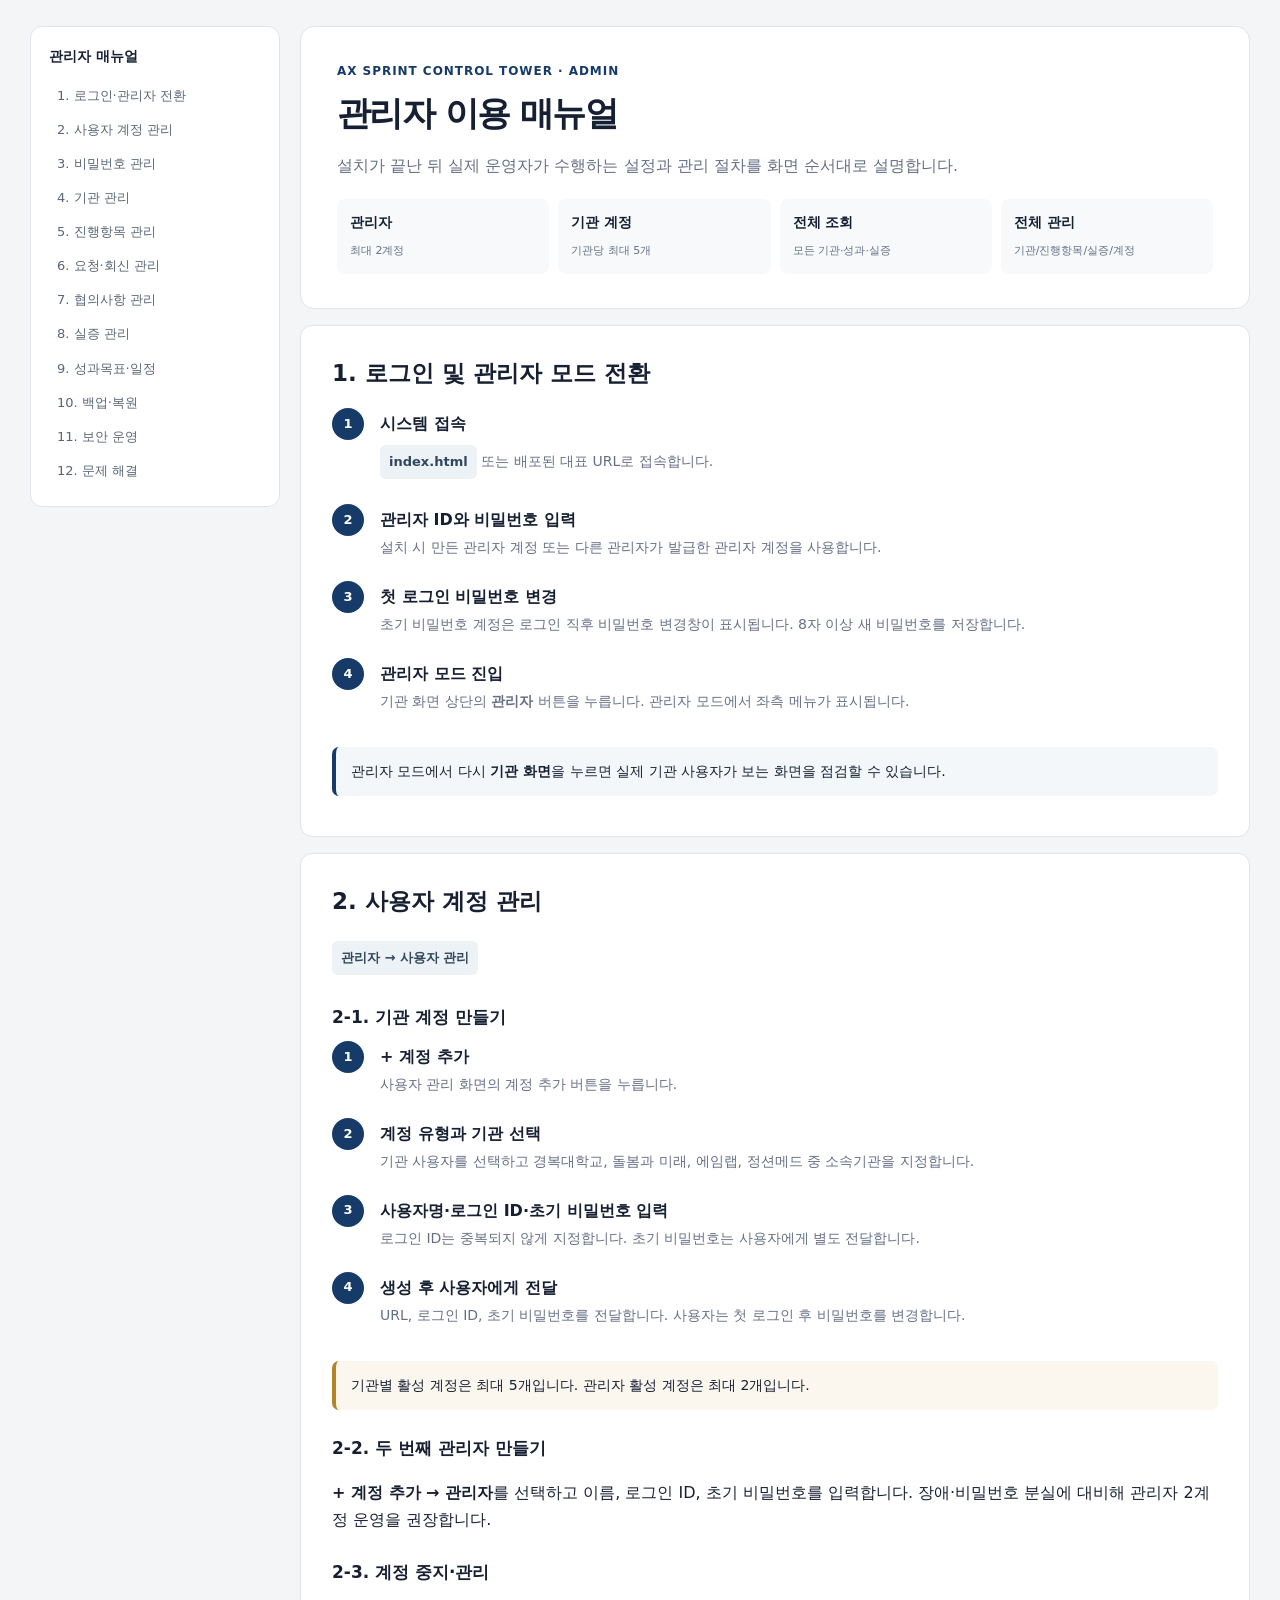
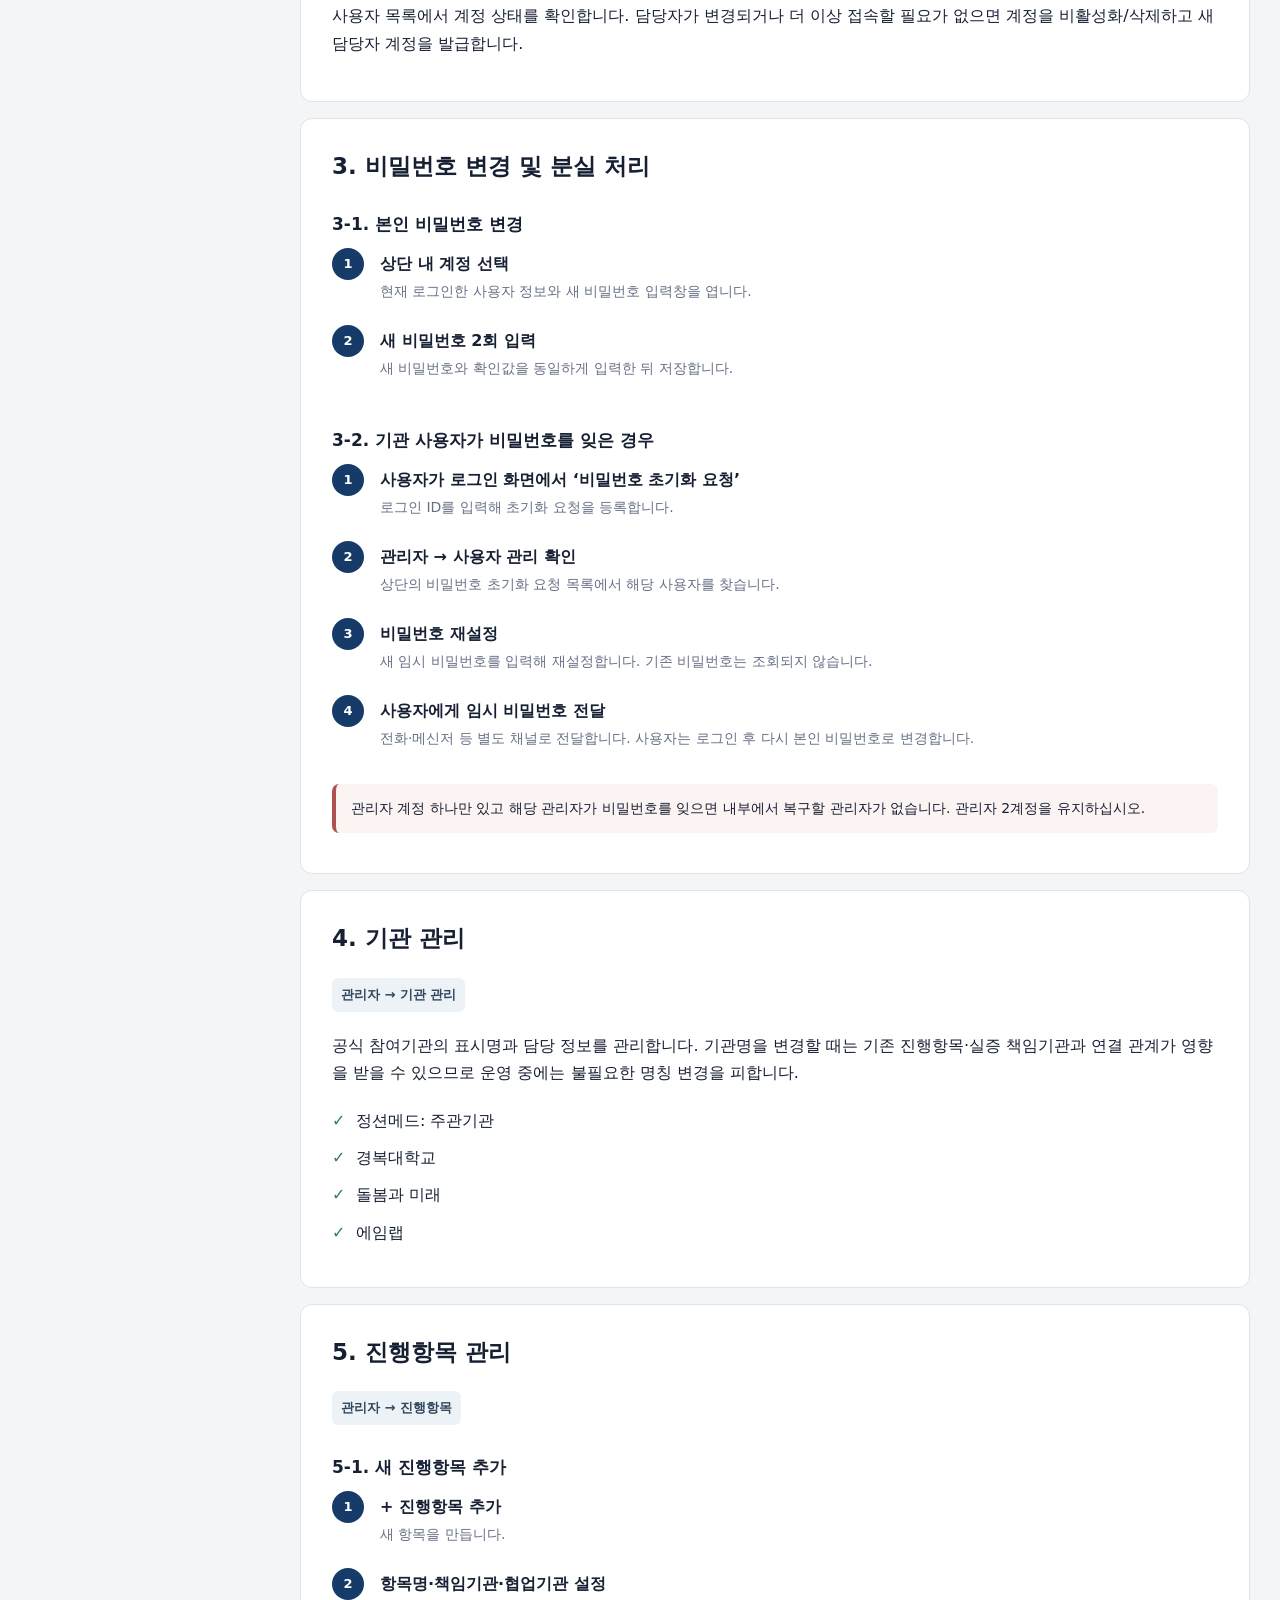
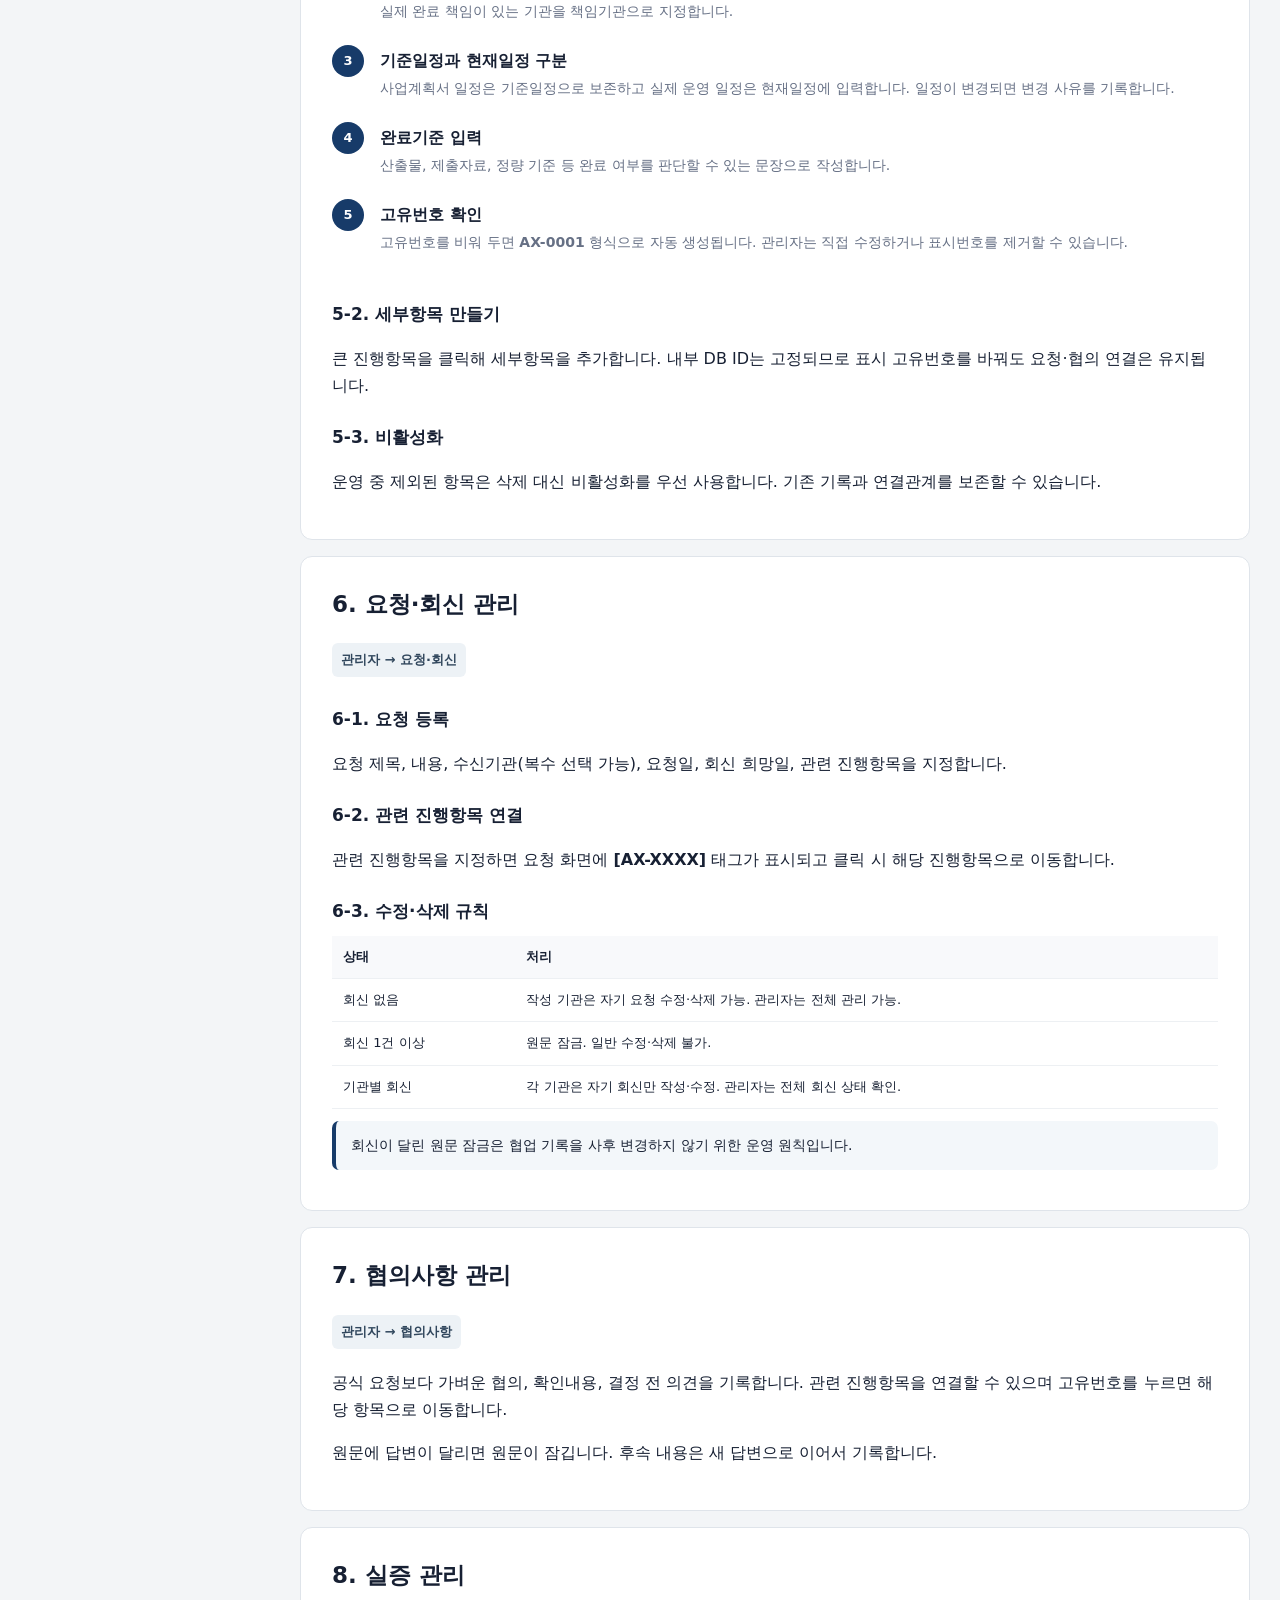
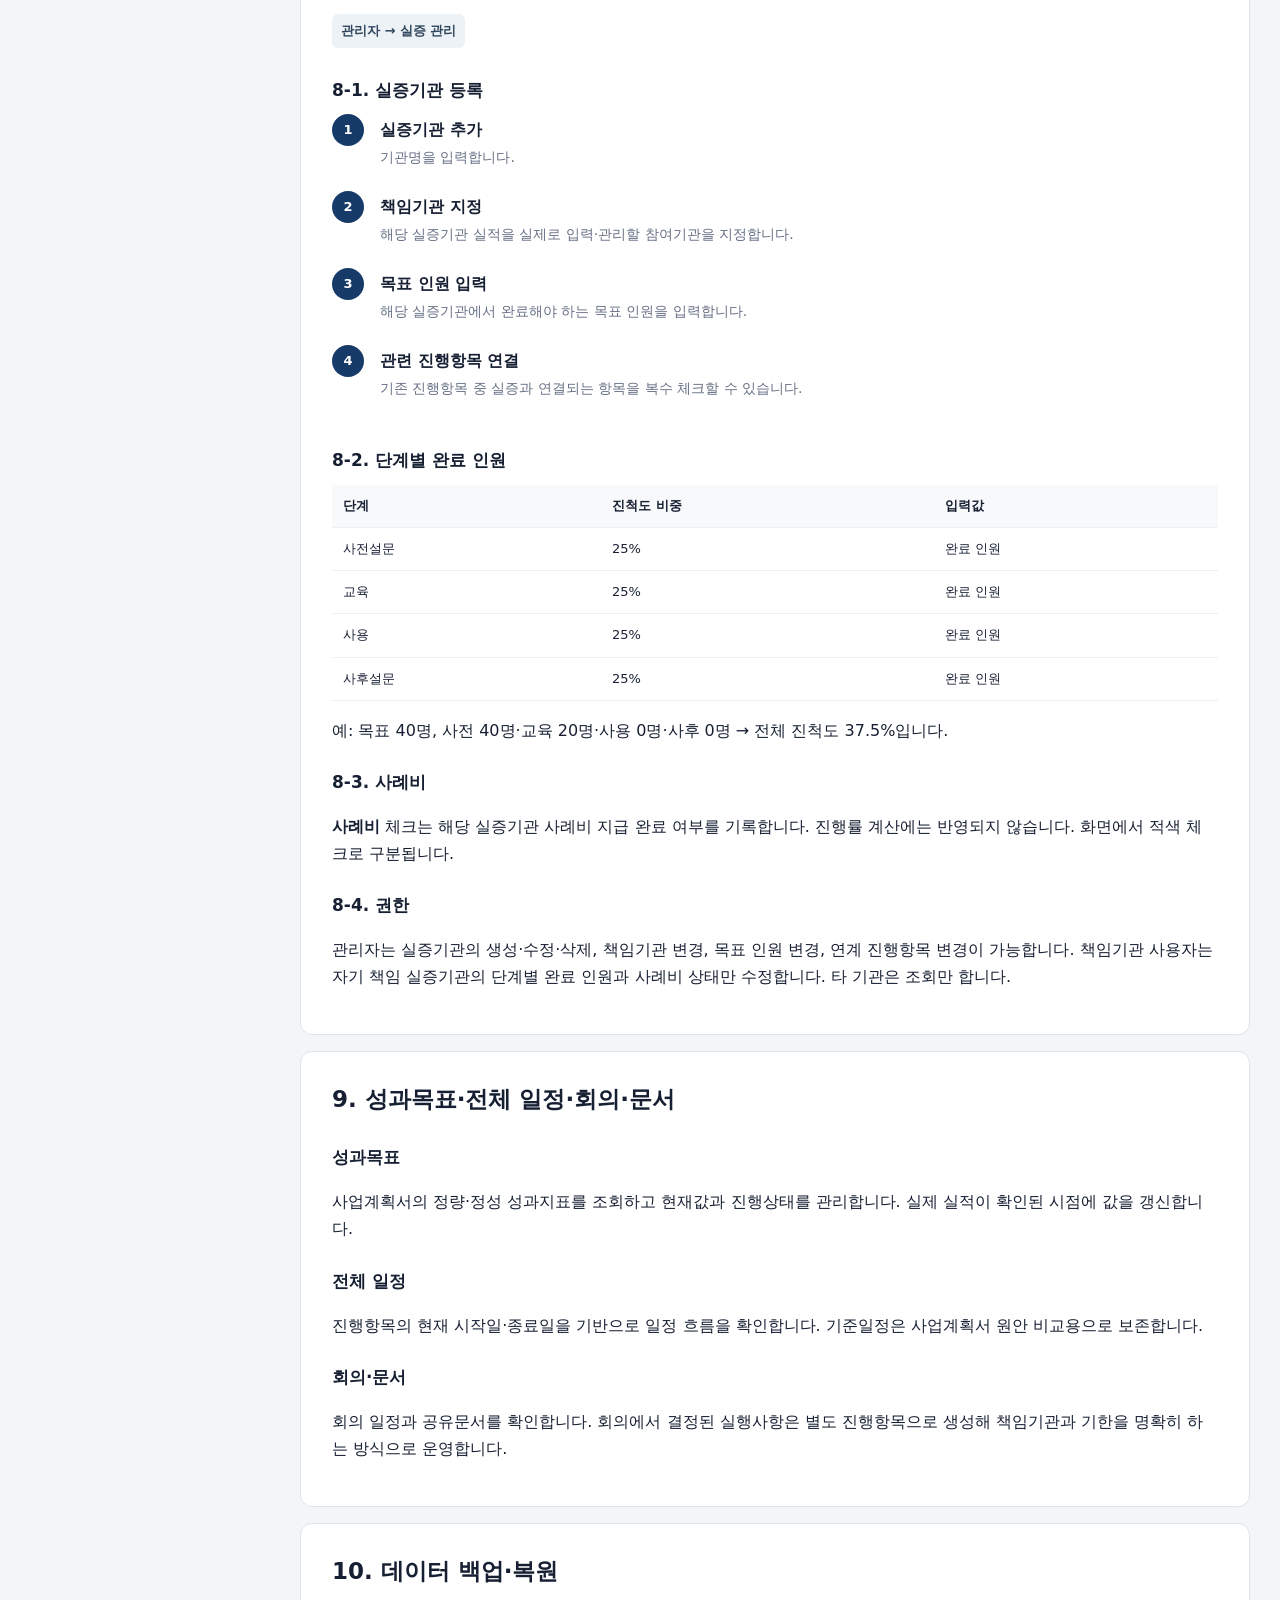
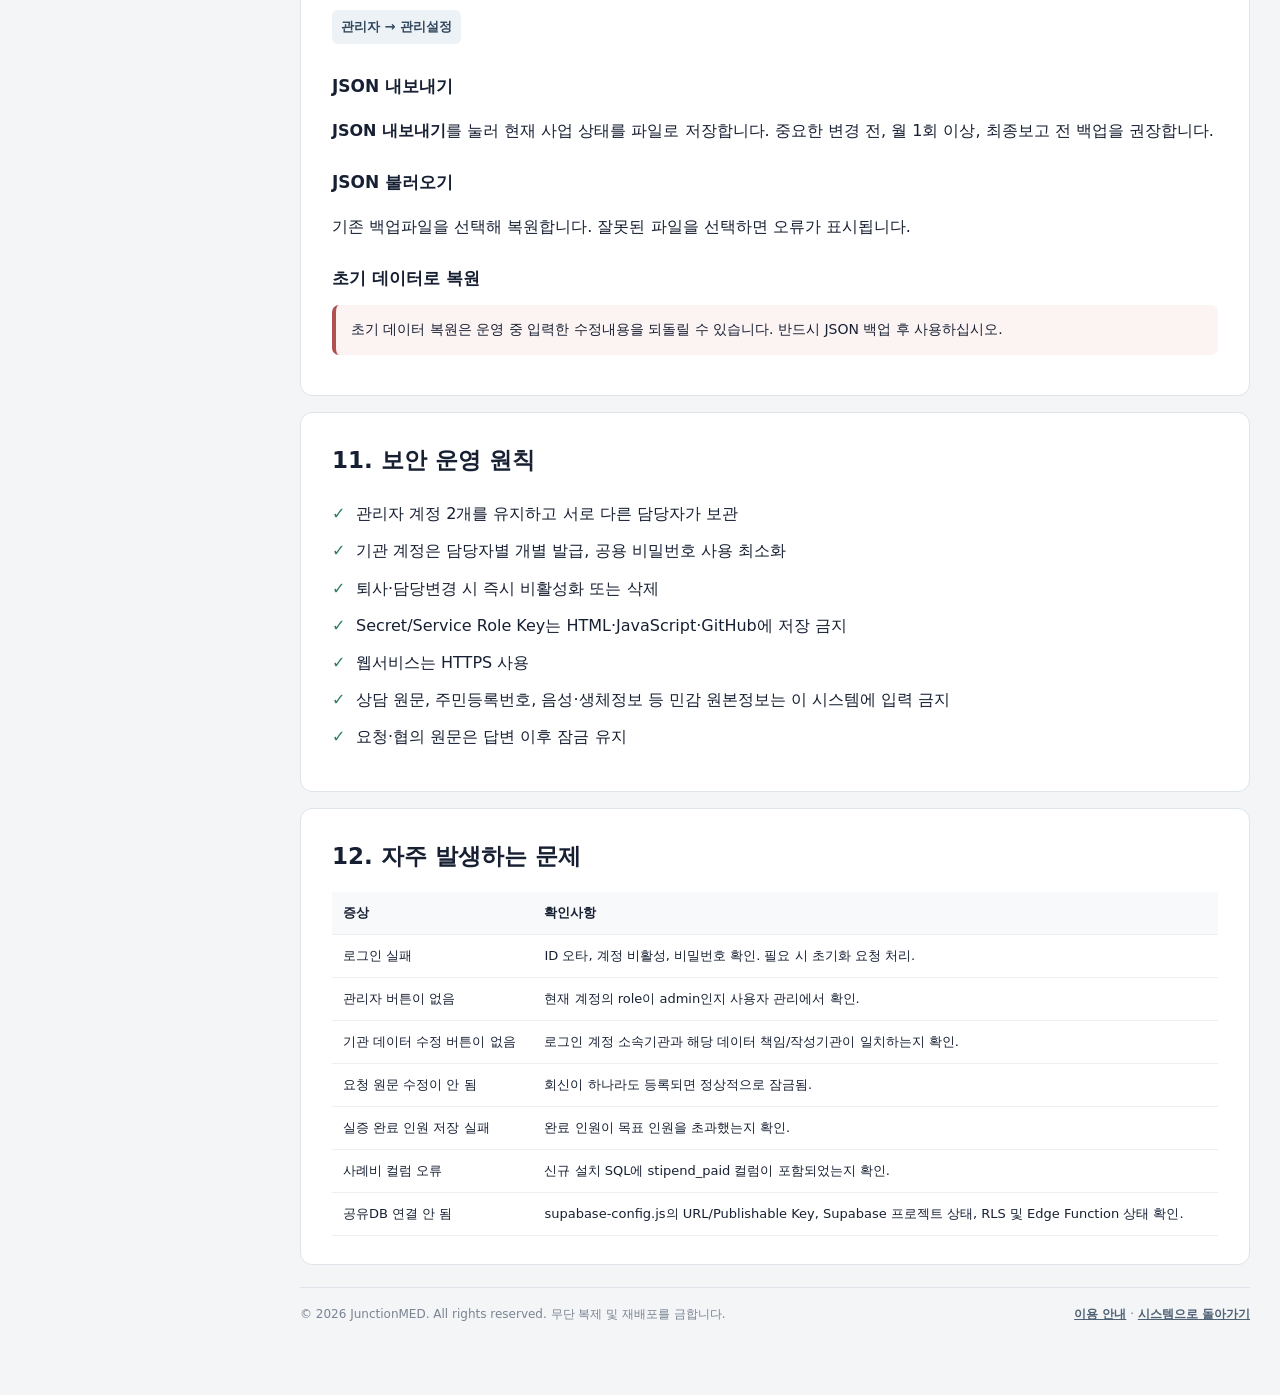
<file: admin_manual.html>
<!doctype html><html lang="ko"><head><meta charset="utf-8"><meta name="viewport" content="width=device-width,initial-scale=1"><title>AX Sprint Control Tower 관리자 이용 매뉴얼</title><style>
:root{--ink:#172033;--muted:#667085;--line:#dfe4ea;--navy:#173b69;--bg:#f3f5f7;--soft:#f7f9fb;--warn:#8b5e16;--danger:#9f3e3e;--green:#2f7d5b}*{box-sizing:border-box}html{scroll-behavior:smooth}body{margin:0;background:var(--bg);color:var(--ink);font-family:Pretendard,"Noto Sans KR",system-ui,sans-serif;line-height:1.7}.layout{max-width:1260px;margin:auto;display:grid;grid-template-columns:250px minmax(0,1fr);gap:20px;padding:26px 20px 70px}.toc{position:sticky;top:18px;align-self:start;background:#fff;border:1px solid var(--line);border-radius:12px;padding:18px}.toc strong{display:block;font-size:14px;margin-bottom:10px}.toc a{display:block;color:#596675;text-decoration:none;font-size:13px;padding:6px 8px;border-radius:6px}.toc a:hover{background:#f4f6f8;color:var(--navy)}.main{min-width:0}.hero{background:#fff;border:1px solid var(--line);border-radius:14px;padding:34px 36px}.eyebrow{font-size:12px;color:var(--navy);font-weight:900;letter-spacing:.08em}.hero h1{font-size:34px;margin:4px 0 9px;letter-spacing:-.045em}.hero p{margin:0;color:var(--muted)}.quick{display:grid;grid-template-columns:repeat(4,1fr);gap:9px;margin-top:20px}.quick div{background:var(--soft);padding:12px 13px;border-radius:8px}.quick strong{display:block;font-size:14px}.quick span{font-size:11px;color:var(--muted)}section{background:#fff;border:1px solid var(--line);border-radius:12px;padding:28px 31px;margin-top:16px}h2{font-size:23px;margin:0 0 15px}h3{font-size:17px;margin:24px 0 9px}.steps{counter-reset:s}.step{position:relative;padding:2px 0 18px 48px}.step:before{counter-increment:s;content:counter(s);position:absolute;left:0;top:0;width:32px;height:32px;border-radius:50%;background:var(--navy);color:#fff;display:grid;place-items:center;font-weight:900;font-size:13px}.step strong{display:block}.step p{margin:3px 0;color:var(--muted);font-size:14px}.path{display:inline-block;padding:6px 9px;border-radius:6px;background:#edf2f6;color:#31475d;font-size:13px;font-weight:800;margin:4px 0}.note,.warning,.danger{padding:13px 15px;border-radius:7px;font-size:14px;margin:12px 0}.note{background:#f3f7fa;border-left:4px solid var(--navy)}.warning{background:#fbf7ef;border-left:4px solid #b58328}.danger{background:#fcf3f3;border-left:4px solid #b05050}.tbl{width:100%;border-collapse:collapse;font-size:13px;margin-top:10px}.tbl th,.tbl td{padding:10px 11px;border-bottom:1px solid #edf0f3;text-align:left;vertical-align:top}.tbl th{background:#f8f9fb}.check{list-style:none;padding:0;margin:8px 0}.check li{padding:5px 0 5px 24px;position:relative}.check li:before{content:'✓';position:absolute;left:0;color:var(--green);font-weight:900}.kbd{font-family:ui-monospace,SFMono-Regular,Menlo,monospace;background:#eef1f4;padding:2px 6px;border-radius:4px;font-size:12px}.mini{font-size:13px;color:var(--muted)}.manual-footer{margin-top:22px;padding-top:16px;border-top:1px solid var(--line);display:flex;justify-content:space-between;gap:12px;flex-wrap:wrap;color:#7a8492;font-size:12px}.manual-footer a{color:#4f6174;font-weight:800}@media(max-width:900px){.layout{grid-template-columns:1fr}.toc{position:static}.quick{grid-template-columns:1fr 1fr}}@media(max-width:620px){.layout{padding:12px 10px 45px}.hero{padding:24px 20px}.hero h1{font-size:28px}section{padding:21px 17px}.quick{grid-template-columns:1fr}.tbl{font-size:12px}.tbl th,.tbl td{padding:8px 6px}}
</style></head><body><div class="layout"><nav class="toc"><strong>관리자 매뉴얼</strong><a href="#login">1. 로그인·관리자 전환</a><a href="#users">2. 사용자 계정 관리</a><a href="#password">3. 비밀번호 관리</a><a href="#institutions">4. 기관 관리</a><a href="#actions">5. 진행항목 관리</a><a href="#requests">6. 요청·회신 관리</a><a href="#memos">7. 협의사항 관리</a><a href="#verification">8. 실증 관리</a><a href="#kpi">9. 성과목표·일정</a><a href="#backup">10. 백업·복원</a><a href="#security">11. 보안 운영</a><a href="#trouble">12. 문제 해결</a></nav><main class="main">
<div class="hero"><div class="eyebrow">AX SPRINT CONTROL TOWER · ADMIN</div><h1>관리자 이용 매뉴얼</h1><p>설치가 끝난 뒤 실제 운영자가 수행하는 설정과 관리 절차를 화면 순서대로 설명합니다.</p><div class="quick"><div><strong>관리자</strong><span>최대 2계정</span></div><div><strong>기관 계정</strong><span>기관당 최대 5개</span></div><div><strong>전체 조회</strong><span>모든 기관·성과·실증</span></div><div><strong>전체 관리</strong><span>기관/진행항목/실증/계정</span></div></div></div>
<section id="login"><h2>1. 로그인 및 관리자 모드 전환</h2><div class="steps"><div class="step"><strong>시스템 접속</strong><p><span class="path">index.html</span> 또는 배포된 대표 URL로 접속합니다.</p></div><div class="step"><strong>관리자 ID와 비밀번호 입력</strong><p>설치 시 만든 관리자 계정 또는 다른 관리자가 발급한 관리자 계정을 사용합니다.</p></div><div class="step"><strong>첫 로그인 비밀번호 변경</strong><p>초기 비밀번호 계정은 로그인 직후 비밀번호 변경창이 표시됩니다. 8자 이상 새 비밀번호를 저장합니다.</p></div><div class="step"><strong>관리자 모드 진입</strong><p>기관 화면 상단의 <b>관리자</b> 버튼을 누릅니다. 관리자 모드에서 좌측 메뉴가 표시됩니다.</p></div></div><div class="note">관리자 모드에서 다시 <b>기관 화면</b>을 누르면 실제 기관 사용자가 보는 화면을 점검할 수 있습니다.</div></section>
<section id="users"><h2>2. 사용자 계정 관리</h2><p class="path">관리자 → 사용자 관리</p><h3>2-1. 기관 계정 만들기</h3><div class="steps"><div class="step"><strong>+ 계정 추가</strong><p>사용자 관리 화면의 계정 추가 버튼을 누릅니다.</p></div><div class="step"><strong>계정 유형과 기관 선택</strong><p>기관 사용자를 선택하고 경복대학교, 돌봄과 미래, 에임랩, 정션메드 중 소속기관을 지정합니다.</p></div><div class="step"><strong>사용자명·로그인 ID·초기 비밀번호 입력</strong><p>로그인 ID는 중복되지 않게 지정합니다. 초기 비밀번호는 사용자에게 별도 전달합니다.</p></div><div class="step"><strong>생성 후 사용자에게 전달</strong><p>URL, 로그인 ID, 초기 비밀번호를 전달합니다. 사용자는 첫 로그인 후 비밀번호를 변경합니다.</p></div></div><div class="warning">기관별 활성 계정은 최대 5개입니다. 관리자 활성 계정은 최대 2개입니다.</div><h3>2-2. 두 번째 관리자 만들기</h3><p><b>+ 계정 추가 → 관리자</b>를 선택하고 이름, 로그인 ID, 초기 비밀번호를 입력합니다. 장애·비밀번호 분실에 대비해 관리자 2계정 운영을 권장합니다.</p><h3>2-3. 계정 중지·관리</h3><p>사용자 목록에서 계정 상태를 확인합니다. 담당자가 변경되거나 더 이상 접속할 필요가 없으면 계정을 비활성화/삭제하고 새 담당자 계정을 발급합니다.</p></section>
<section id="password"><h2>3. 비밀번호 변경 및 분실 처리</h2><h3>3-1. 본인 비밀번호 변경</h3><div class="steps"><div class="step"><strong>상단 내 계정 선택</strong><p>현재 로그인한 사용자 정보와 새 비밀번호 입력창을 엽니다.</p></div><div class="step"><strong>새 비밀번호 2회 입력</strong><p>새 비밀번호와 확인값을 동일하게 입력한 뒤 저장합니다.</p></div></div><h3>3-2. 기관 사용자가 비밀번호를 잊은 경우</h3><div class="steps"><div class="step"><strong>사용자가 로그인 화면에서 ‘비밀번호 초기화 요청’</strong><p>로그인 ID를 입력해 초기화 요청을 등록합니다.</p></div><div class="step"><strong>관리자 → 사용자 관리 확인</strong><p>상단의 비밀번호 초기화 요청 목록에서 해당 사용자를 찾습니다.</p></div><div class="step"><strong>비밀번호 재설정</strong><p>새 임시 비밀번호를 입력해 재설정합니다. 기존 비밀번호는 조회되지 않습니다.</p></div><div class="step"><strong>사용자에게 임시 비밀번호 전달</strong><p>전화·메신저 등 별도 채널로 전달합니다. 사용자는 로그인 후 다시 본인 비밀번호로 변경합니다.</p></div></div><div class="danger">관리자 계정 하나만 있고 해당 관리자가 비밀번호를 잊으면 내부에서 복구할 관리자가 없습니다. 관리자 2계정을 유지하십시오.</div></section>
<section id="institutions"><h2>4. 기관 관리</h2><p class="path">관리자 → 기관 관리</p><p>공식 참여기관의 표시명과 담당 정보를 관리합니다. 기관명을 변경할 때는 기존 진행항목·실증 책임기관과 연결 관계가 영향을 받을 수 있으므로 운영 중에는 불필요한 명칭 변경을 피합니다.</p><ul class="check"><li>정션메드: 주관기관</li><li>경복대학교</li><li>돌봄과 미래</li><li>에임랩</li></ul></section>
<section id="actions"><h2>5. 진행항목 관리</h2><p class="path">관리자 → 진행항목</p><h3>5-1. 새 진행항목 추가</h3><div class="steps"><div class="step"><strong>+ 진행항목 추가</strong><p>새 항목을 만듭니다.</p></div><div class="step"><strong>항목명·책임기관·협업기관 설정</strong><p>실제 완료 책임이 있는 기관을 책임기관으로 지정합니다.</p></div><div class="step"><strong>기준일정과 현재일정 구분</strong><p>사업계획서 일정은 기준일정으로 보존하고 실제 운영 일정은 현재일정에 입력합니다. 일정이 변경되면 변경 사유를 기록합니다.</p></div><div class="step"><strong>완료기준 입력</strong><p>산출물, 제출자료, 정량 기준 등 완료 여부를 판단할 수 있는 문장으로 작성합니다.</p></div><div class="step"><strong>고유번호 확인</strong><p>고유번호를 비워 두면 <b>AX-0001</b> 형식으로 자동 생성됩니다. 관리자는 직접 수정하거나 표시번호를 제거할 수 있습니다.</p></div></div><h3>5-2. 세부항목 만들기</h3><p>큰 진행항목을 클릭해 세부항목을 추가합니다. 내부 DB ID는 고정되므로 표시 고유번호를 바꿔도 요청·협의 연결은 유지됩니다.</p><h3>5-3. 비활성화</h3><p>운영 중 제외된 항목은 삭제 대신 비활성화를 우선 사용합니다. 기존 기록과 연결관계를 보존할 수 있습니다.</p></section>
<section id="requests"><h2>6. 요청·회신 관리</h2><p class="path">관리자 → 요청·회신</p><h3>6-1. 요청 등록</h3><p>요청 제목, 내용, 수신기관(복수 선택 가능), 요청일, 회신 희망일, 관련 진행항목을 지정합니다.</p><h3>6-2. 관련 진행항목 연결</h3><p>관련 진행항목을 지정하면 요청 화면에 <b>[AX-XXXX]</b> 태그가 표시되고 클릭 시 해당 진행항목으로 이동합니다.</p><h3>6-3. 수정·삭제 규칙</h3><table class="tbl"><tr><th>상태</th><th>처리</th></tr><tr><td>회신 없음</td><td>작성 기관은 자기 요청 수정·삭제 가능. 관리자는 전체 관리 가능.</td></tr><tr><td>회신 1건 이상</td><td>원문 잠금. 일반 수정·삭제 불가.</td></tr><tr><td>기관별 회신</td><td>각 기관은 자기 회신만 작성·수정. 관리자는 전체 회신 상태 확인.</td></tr></table><div class="note">회신이 달린 원문 잠금은 협업 기록을 사후 변경하지 않기 위한 운영 원칙입니다.</div></section>
<section id="memos"><h2>7. 협의사항 관리</h2><p class="path">관리자 → 협의사항</p><p>공식 요청보다 가벼운 협의, 확인내용, 결정 전 의견을 기록합니다. 관련 진행항목을 연결할 수 있으며 고유번호를 누르면 해당 항목으로 이동합니다.</p><p>원문에 답변이 달리면 원문이 잠깁니다. 후속 내용은 새 답변으로 이어서 기록합니다.</p></section>
<section id="verification"><h2>8. 실증 관리</h2><p class="path">관리자 → 실증 관리</p><h3>8-1. 실증기관 등록</h3><div class="steps"><div class="step"><strong>실증기관 추가</strong><p>기관명을 입력합니다.</p></div><div class="step"><strong>책임기관 지정</strong><p>해당 실증기관 실적을 실제로 입력·관리할 참여기관을 지정합니다.</p></div><div class="step"><strong>목표 인원 입력</strong><p>해당 실증기관에서 완료해야 하는 목표 인원을 입력합니다.</p></div><div class="step"><strong>관련 진행항목 연결</strong><p>기존 진행항목 중 실증과 연결되는 항목을 복수 체크할 수 있습니다.</p></div></div><h3>8-2. 단계별 완료 인원</h3><table class="tbl"><tr><th>단계</th><th>진척도 비중</th><th>입력값</th></tr><tr><td>사전설문</td><td>25%</td><td>완료 인원</td></tr><tr><td>교육</td><td>25%</td><td>완료 인원</td></tr><tr><td>사용</td><td>25%</td><td>완료 인원</td></tr><tr><td>사후설문</td><td>25%</td><td>완료 인원</td></tr></table><p>예: 목표 40명, 사전 40명·교육 20명·사용 0명·사후 0명 → 전체 진척도 37.5%입니다.</p><h3>8-3. 사례비</h3><p><b>사례비</b> 체크는 해당 실증기관 사례비 지급 완료 여부를 기록합니다. 진행률 계산에는 반영되지 않습니다. 화면에서 적색 체크로 구분됩니다.</p><h3>8-4. 권한</h3><p>관리자는 실증기관의 생성·수정·삭제, 책임기관 변경, 목표 인원 변경, 연계 진행항목 변경이 가능합니다. 책임기관 사용자는 자기 책임 실증기관의 단계별 완료 인원과 사례비 상태만 수정합니다. 타 기관은 조회만 합니다.</p></section>
<section id="kpi"><h2>9. 성과목표·전체 일정·회의·문서</h2><h3>성과목표</h3><p>사업계획서의 정량·정성 성과지표를 조회하고 현재값과 진행상태를 관리합니다. 실제 실적이 확인된 시점에 값을 갱신합니다.</p><h3>전체 일정</h3><p>진행항목의 현재 시작일·종료일을 기반으로 일정 흐름을 확인합니다. 기준일정은 사업계획서 원안 비교용으로 보존합니다.</p><h3>회의·문서</h3><p>회의 일정과 공유문서를 확인합니다. 회의에서 결정된 실행사항은 별도 진행항목으로 생성해 책임기관과 기한을 명확히 하는 방식으로 운영합니다.</p></section>
<section id="backup"><h2>10. 데이터 백업·복원</h2><p class="path">관리자 → 관리설정</p><h3>JSON 내보내기</h3><p><b>JSON 내보내기</b>를 눌러 현재 사업 상태를 파일로 저장합니다. 중요한 변경 전, 월 1회 이상, 최종보고 전 백업을 권장합니다.</p><h3>JSON 불러오기</h3><p>기존 백업파일을 선택해 복원합니다. 잘못된 파일을 선택하면 오류가 표시됩니다.</p><h3>초기 데이터로 복원</h3><div class="danger">초기 데이터 복원은 운영 중 입력한 수정내용을 되돌릴 수 있습니다. 반드시 JSON 백업 후 사용하십시오.</div></section>
<section id="security"><h2>11. 보안 운영 원칙</h2><ul class="check"><li>관리자 계정 2개를 유지하고 서로 다른 담당자가 보관</li><li>기관 계정은 담당자별 개별 발급, 공용 비밀번호 사용 최소화</li><li>퇴사·담당변경 시 즉시 비활성화 또는 삭제</li><li>Secret/Service Role Key는 HTML·JavaScript·GitHub에 저장 금지</li><li>웹서비스는 HTTPS 사용</li><li>상담 원문, 주민등록번호, 음성·생체정보 등 민감 원본정보는 이 시스템에 입력 금지</li><li>요청·협의 원문은 답변 이후 잠금 유지</li></ul></section>
<section id="trouble"><h2>12. 자주 발생하는 문제</h2><table class="tbl"><tr><th>증상</th><th>확인사항</th></tr><tr><td>로그인 실패</td><td>ID 오타, 계정 비활성, 비밀번호 확인. 필요 시 초기화 요청 처리.</td></tr><tr><td>관리자 버튼이 없음</td><td>현재 계정의 role이 admin인지 사용자 관리에서 확인.</td></tr><tr><td>기관 데이터 수정 버튼이 없음</td><td>로그인 계정 소속기관과 해당 데이터 책임/작성기관이 일치하는지 확인.</td></tr><tr><td>요청 원문 수정이 안 됨</td><td>회신이 하나라도 등록되면 정상적으로 잠금됨.</td></tr><tr><td>실증 완료 인원 저장 실패</td><td>완료 인원이 목표 인원을 초과했는지 확인.</td></tr><tr><td>사례비 컬럼 오류</td><td>신규 설치 SQL에 stipend_paid 컬럼이 포함되었는지 확인.</td></tr><tr><td>공유DB 연결 안 됨</td><td>supabase-config.js의 URL/Publishable Key, Supabase 프로젝트 상태, RLS 및 Edge Function 상태 확인.</td></tr></table></section>
<footer class="manual-footer"><span>© 2026 JunctionMED. All rights reserved. 무단 복제 및 재배포를 금합니다.</span><span><a href="user_manual.html">이용 안내</a> · <a href="index.html">시스템으로 돌아가기</a></span></footer>
</main></div></body></html>
</file>
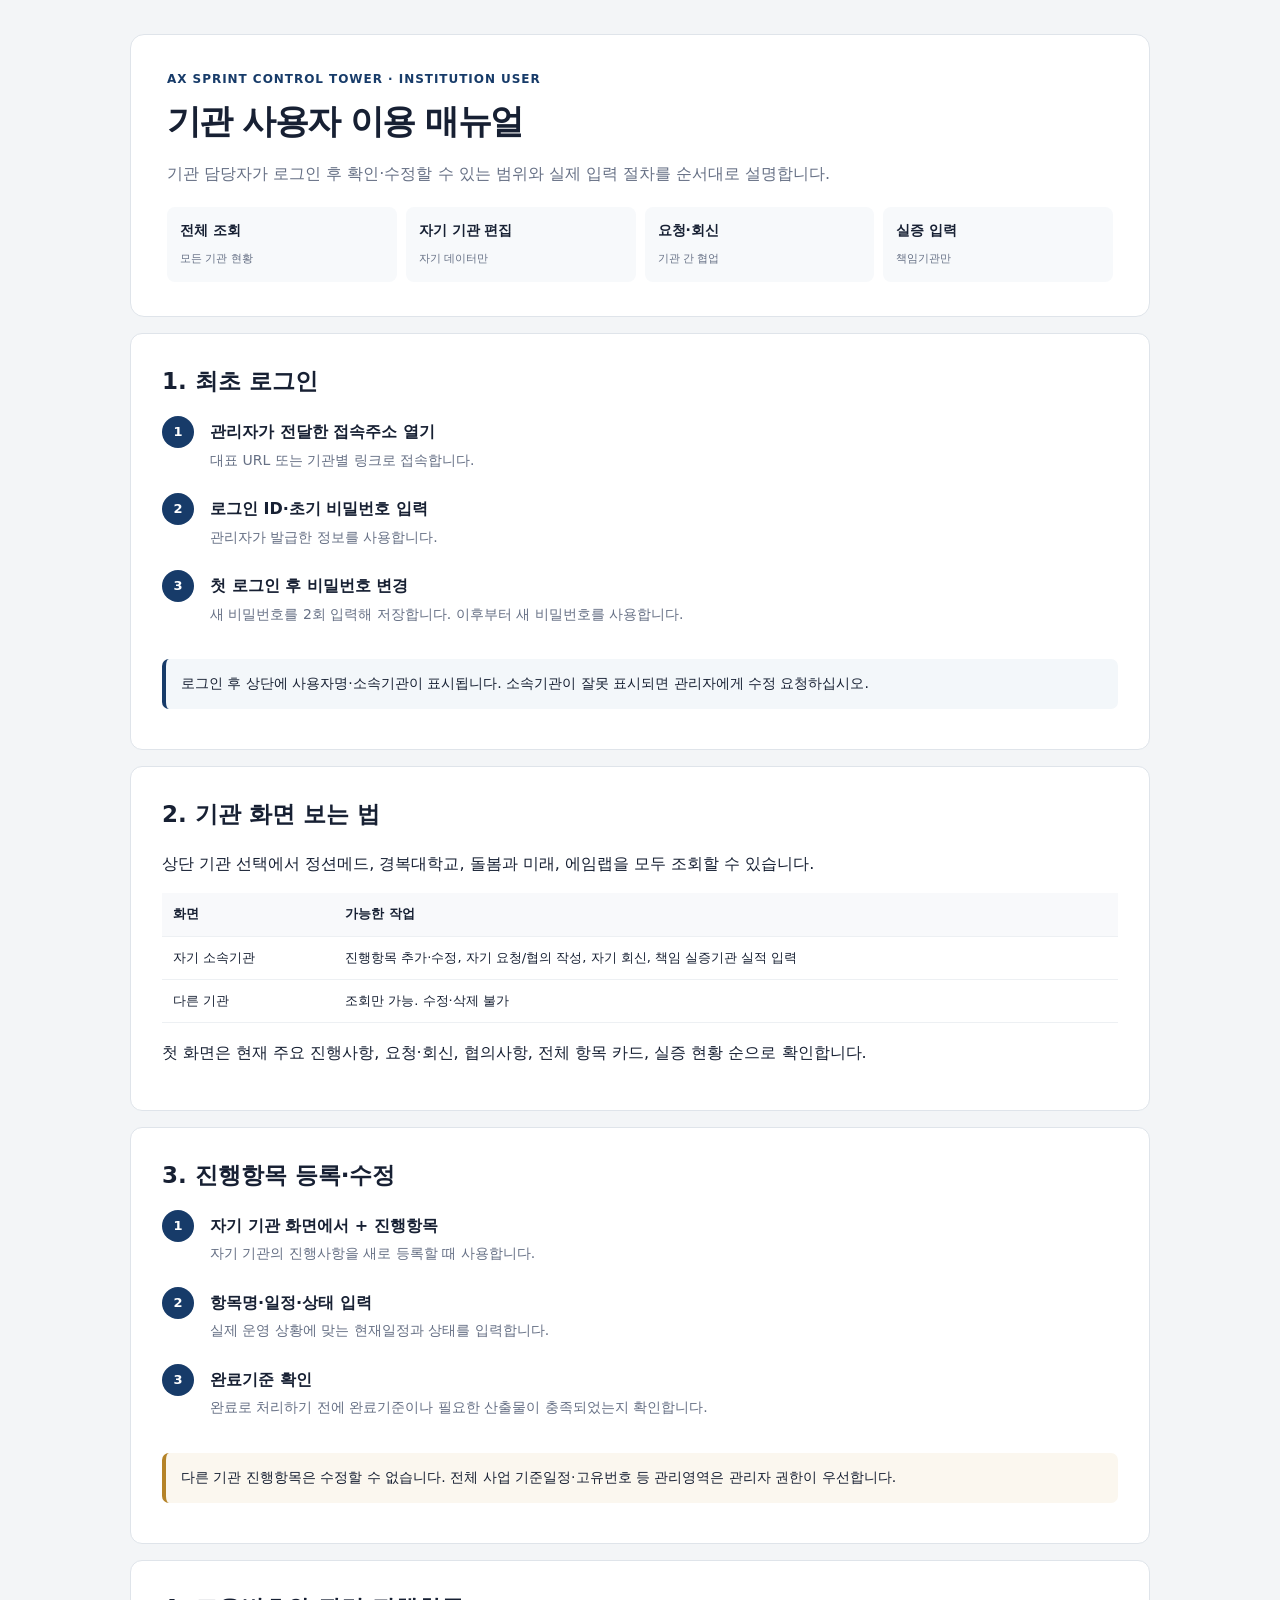
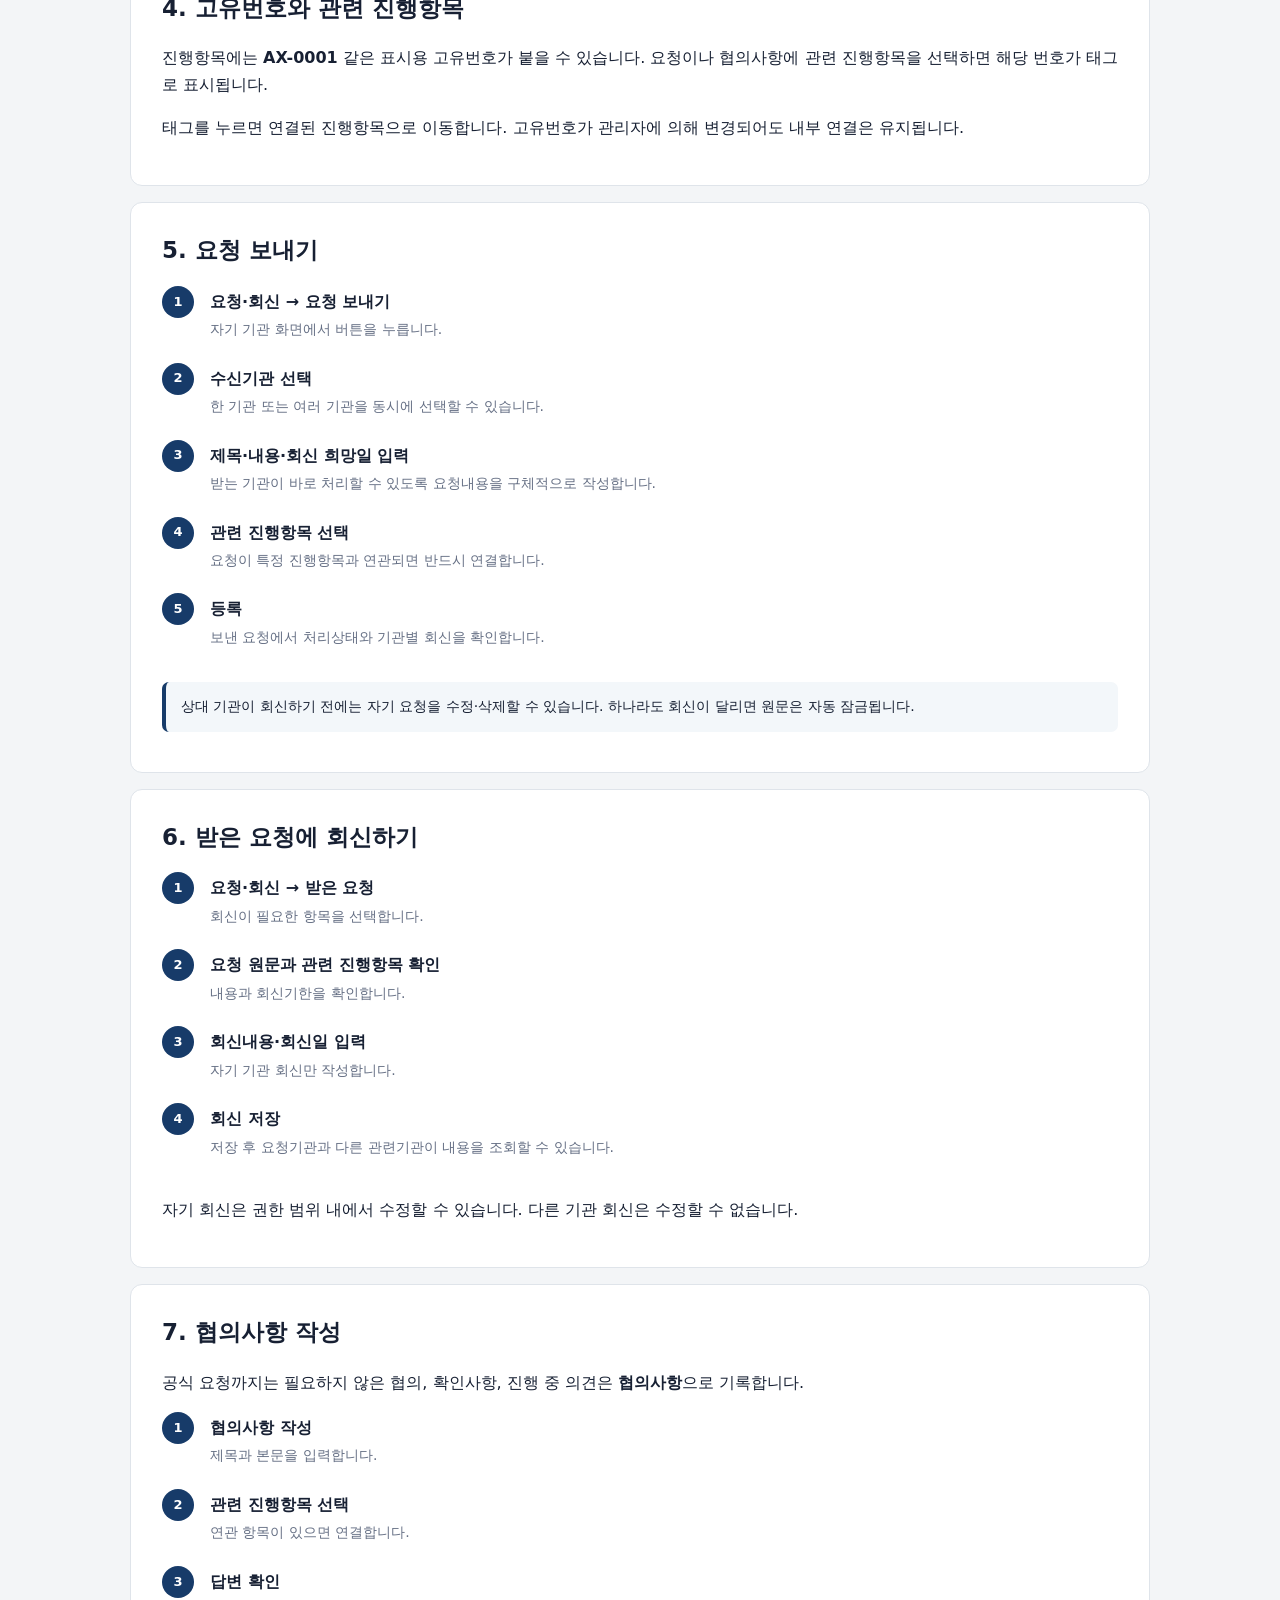
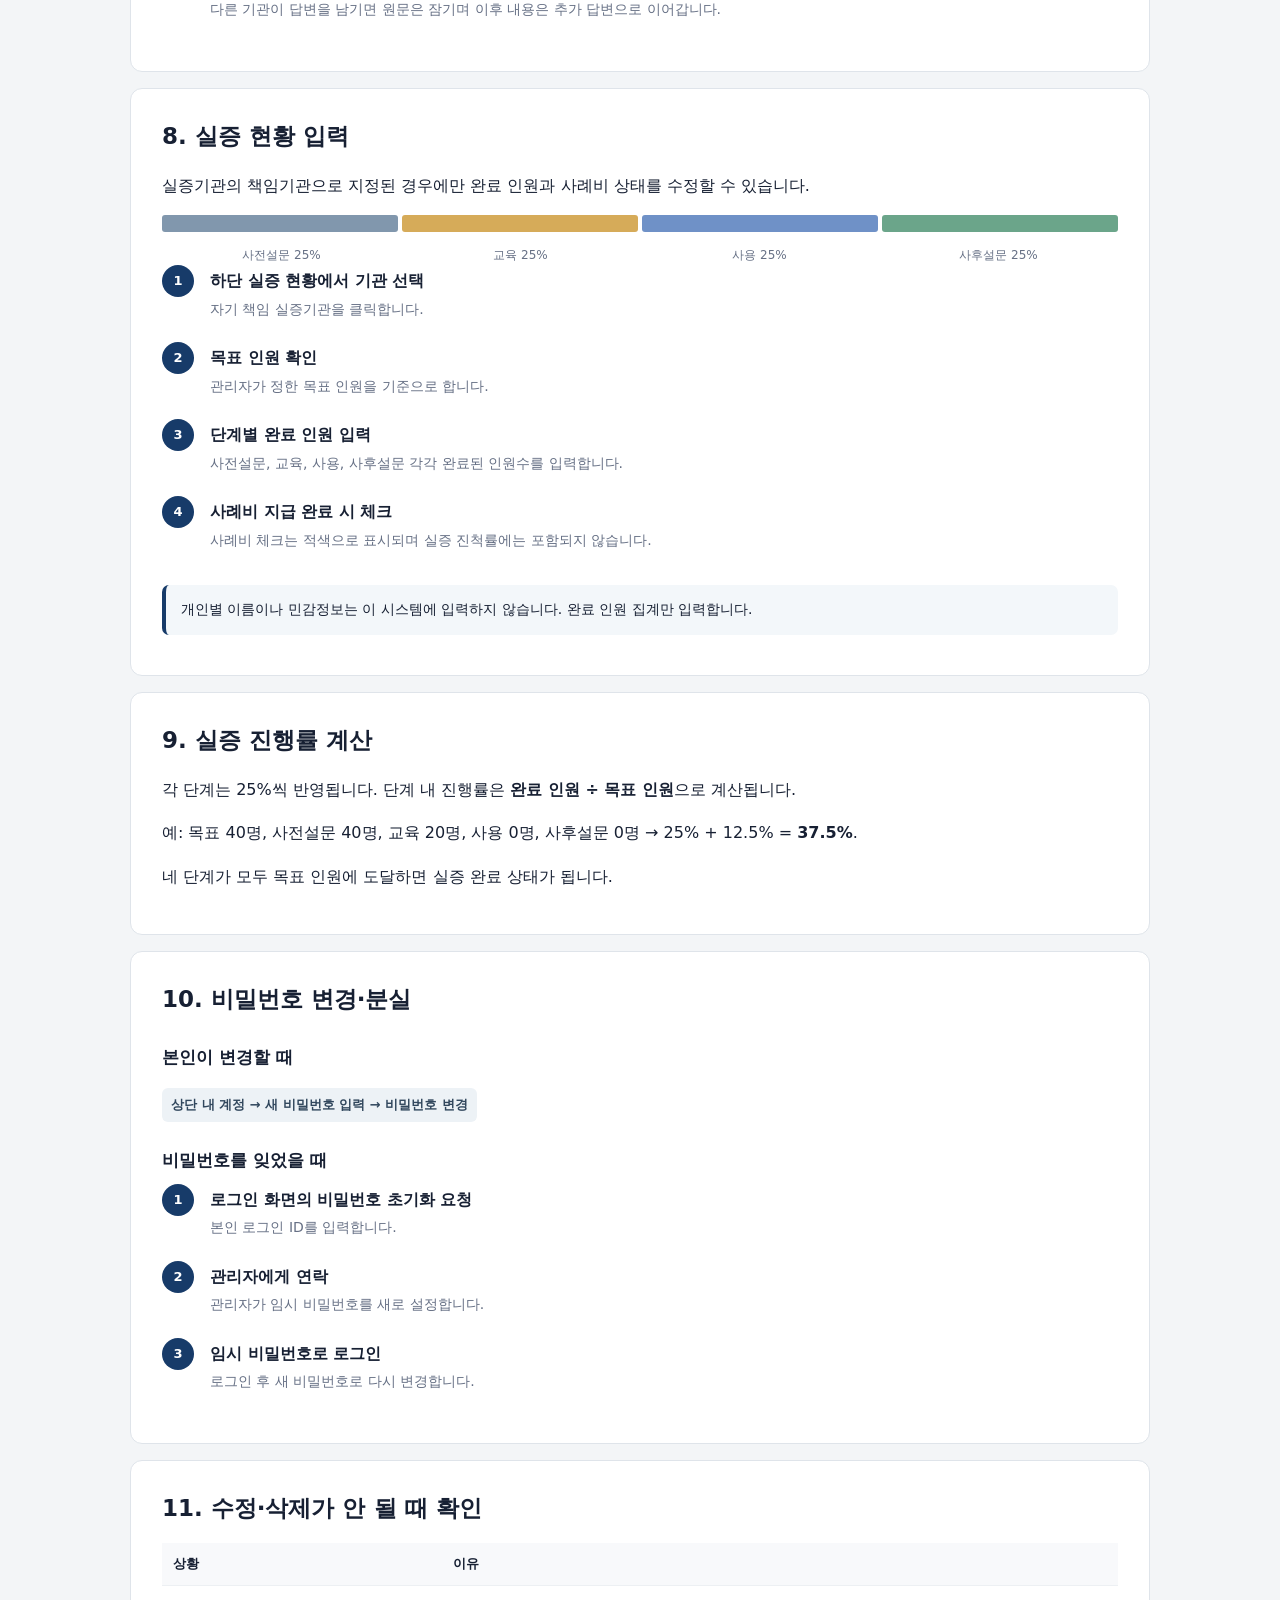
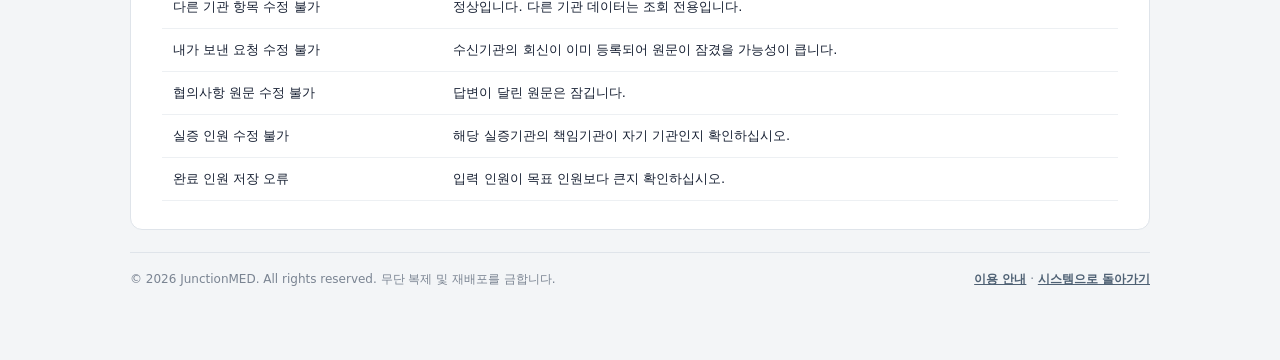
<file: institution_manual.html>
<!doctype html><html lang="ko"><head><meta charset="utf-8"><meta name="viewport" content="width=device-width,initial-scale=1"><title>AX Sprint Control Tower 기관 사용자 이용 매뉴얼</title><style>
:root{--ink:#172033;--muted:#667085;--line:#dfe4ea;--navy:#173b69;--bg:#f3f5f7;--soft:#f7f9fb;--green:#2f7d5b}*{box-sizing:border-box}html{scroll-behavior:smooth}body{margin:0;background:var(--bg);color:var(--ink);font-family:Pretendard,"Noto Sans KR",system-ui,sans-serif;line-height:1.7}.wrap{max-width:1060px;margin:auto;padding:34px 20px 70px}.hero{background:#fff;border:1px solid var(--line);border-radius:14px;padding:34px 36px}.eyebrow{font-size:12px;color:var(--navy);font-weight:900;letter-spacing:.08em}.hero h1{font-size:34px;margin:4px 0 9px;letter-spacing:-.045em}.hero p{margin:0;color:var(--muted)}.quick{display:grid;grid-template-columns:repeat(4,1fr);gap:9px;margin-top:20px}.quick div{background:var(--soft);padding:12px 13px;border-radius:8px}.quick strong{display:block;font-size:14px}.quick span{font-size:11px;color:var(--muted)}section{background:#fff;border:1px solid var(--line);border-radius:12px;padding:28px 31px;margin-top:16px}h2{font-size:23px;margin:0 0 15px}h3{font-size:17px;margin:24px 0 9px}.steps{counter-reset:s}.step{position:relative;padding:2px 0 18px 48px}.step:before{counter-increment:s;content:counter(s);position:absolute;left:0;top:0;width:32px;height:32px;border-radius:50%;background:var(--navy);color:#fff;display:grid;place-items:center;font-weight:900;font-size:13px}.step strong{display:block}.step p{margin:3px 0;color:var(--muted);font-size:14px}.path{display:inline-block;padding:6px 9px;border-radius:6px;background:#edf2f6;color:#31475d;font-size:13px;font-weight:800}.note,.warning{padding:13px 15px;border-radius:7px;font-size:14px;margin:12px 0}.note{background:#f3f7fa;border-left:4px solid var(--navy)}.warning{background:#fbf7ef;border-left:4px solid #b58328}.tbl{width:100%;border-collapse:collapse;font-size:13px}.tbl th,.tbl td{padding:10px 11px;border-bottom:1px solid #edf0f3;text-align:left;vertical-align:top}.tbl th{background:#f8f9fb}.check{list-style:none;padding:0}.check li{padding:5px 0 5px 24px;position:relative}.check li:before{content:'✓';position:absolute;left:0;color:var(--green);font-weight:900}.bar{display:grid;grid-template-columns:repeat(4,1fr);gap:4px;height:17px;margin:13px 0}.bar i{display:block;border-radius:3px}.bar i:nth-child(1){background:#8197ad}.bar i:nth-child(2){background:#d6ab59}.bar i:nth-child(3){background:#6f91c7}.bar i:nth-child(4){background:#6ba58a}.legend{display:grid;grid-template-columns:repeat(4,1fr);font-size:12px;color:var(--muted);text-align:center}.manual-footer{margin-top:22px;padding-top:16px;border-top:1px solid var(--line);display:flex;justify-content:space-between;gap:12px;flex-wrap:wrap;color:#7a8492;font-size:12px}.manual-footer a{color:#4f6174;font-weight:800}@media(max-width:720px){.wrap{padding:14px 10px 45px}.hero{padding:24px 20px}.hero h1{font-size:28px}.quick{grid-template-columns:1fr 1fr}section{padding:21px 17px}.tbl{font-size:12px}.tbl th,.tbl td{padding:8px 6px}.legend{font-size:10px}}
</style></head><body><main class="wrap">
<div class="hero"><div class="eyebrow">AX SPRINT CONTROL TOWER · INSTITUTION USER</div><h1>기관 사용자 이용 매뉴얼</h1><p>기관 담당자가 로그인 후 확인·수정할 수 있는 범위와 실제 입력 절차를 순서대로 설명합니다.</p><div class="quick"><div><strong>전체 조회</strong><span>모든 기관 현황</span></div><div><strong>자기 기관 편집</strong><span>자기 데이터만</span></div><div><strong>요청·회신</strong><span>기관 간 협업</span></div><div><strong>실증 입력</strong><span>책임기관만</span></div></div></div>
<section><h2>1. 최초 로그인</h2><div class="steps"><div class="step"><strong>관리자가 전달한 접속주소 열기</strong><p>대표 URL 또는 기관별 링크로 접속합니다.</p></div><div class="step"><strong>로그인 ID·초기 비밀번호 입력</strong><p>관리자가 발급한 정보를 사용합니다.</p></div><div class="step"><strong>첫 로그인 후 비밀번호 변경</strong><p>새 비밀번호를 2회 입력해 저장합니다. 이후부터 새 비밀번호를 사용합니다.</p></div></div><div class="note">로그인 후 상단에 사용자명·소속기관이 표시됩니다. 소속기관이 잘못 표시되면 관리자에게 수정 요청하십시오.</div></section>
<section><h2>2. 기관 화면 보는 법</h2><p>상단 기관 선택에서 정션메드, 경복대학교, 돌봄과 미래, 에임랩을 모두 조회할 수 있습니다.</p><table class="tbl"><tr><th>화면</th><th>가능한 작업</th></tr><tr><td>자기 소속기관</td><td>진행항목 추가·수정, 자기 요청/협의 작성, 자기 회신, 책임 실증기관 실적 입력</td></tr><tr><td>다른 기관</td><td>조회만 가능. 수정·삭제 불가</td></tr></table><p>첫 화면은 현재 주요 진행사항, 요청·회신, 협의사항, 전체 항목 카드, 실증 현황 순으로 확인합니다.</p></section>
<section><h2>3. 진행항목 등록·수정</h2><div class="steps"><div class="step"><strong>자기 기관 화면에서 + 진행항목</strong><p>자기 기관의 진행사항을 새로 등록할 때 사용합니다.</p></div><div class="step"><strong>항목명·일정·상태 입력</strong><p>실제 운영 상황에 맞는 현재일정과 상태를 입력합니다.</p></div><div class="step"><strong>완료기준 확인</strong><p>완료로 처리하기 전에 완료기준이나 필요한 산출물이 충족되었는지 확인합니다.</p></div></div><div class="warning">다른 기관 진행항목은 수정할 수 없습니다. 전체 사업 기준일정·고유번호 등 관리영역은 관리자 권한이 우선합니다.</div></section>
<section><h2>4. 고유번호와 관련 진행항목</h2><p>진행항목에는 <b>AX-0001</b> 같은 표시용 고유번호가 붙을 수 있습니다. 요청이나 협의사항에 관련 진행항목을 선택하면 해당 번호가 태그로 표시됩니다.</p><p>태그를 누르면 연결된 진행항목으로 이동합니다. 고유번호가 관리자에 의해 변경되어도 내부 연결은 유지됩니다.</p></section>
<section><h2>5. 요청 보내기</h2><div class="steps"><div class="step"><strong>요청·회신 → 요청 보내기</strong><p>자기 기관 화면에서 버튼을 누릅니다.</p></div><div class="step"><strong>수신기관 선택</strong><p>한 기관 또는 여러 기관을 동시에 선택할 수 있습니다.</p></div><div class="step"><strong>제목·내용·회신 희망일 입력</strong><p>받는 기관이 바로 처리할 수 있도록 요청내용을 구체적으로 작성합니다.</p></div><div class="step"><strong>관련 진행항목 선택</strong><p>요청이 특정 진행항목과 연관되면 반드시 연결합니다.</p></div><div class="step"><strong>등록</strong><p>보낸 요청에서 처리상태와 기관별 회신을 확인합니다.</p></div></div><div class="note">상대 기관이 회신하기 전에는 자기 요청을 수정·삭제할 수 있습니다. 하나라도 회신이 달리면 원문은 자동 잠금됩니다.</div></section>
<section><h2>6. 받은 요청에 회신하기</h2><div class="steps"><div class="step"><strong>요청·회신 → 받은 요청</strong><p>회신이 필요한 항목을 선택합니다.</p></div><div class="step"><strong>요청 원문과 관련 진행항목 확인</strong><p>내용과 회신기한을 확인합니다.</p></div><div class="step"><strong>회신내용·회신일 입력</strong><p>자기 기관 회신만 작성합니다.</p></div><div class="step"><strong>회신 저장</strong><p>저장 후 요청기관과 다른 관련기관이 내용을 조회할 수 있습니다.</p></div></div><p>자기 회신은 권한 범위 내에서 수정할 수 있습니다. 다른 기관 회신은 수정할 수 없습니다.</p></section>
<section><h2>7. 협의사항 작성</h2><p>공식 요청까지는 필요하지 않은 협의, 확인사항, 진행 중 의견은 <b>협의사항</b>으로 기록합니다.</p><div class="steps"><div class="step"><strong>협의사항 작성</strong><p>제목과 본문을 입력합니다.</p></div><div class="step"><strong>관련 진행항목 선택</strong><p>연관 항목이 있으면 연결합니다.</p></div><div class="step"><strong>답변 확인</strong><p>다른 기관이 답변을 남기면 원문은 잠기며 이후 내용은 추가 답변으로 이어갑니다.</p></div></div></section>
<section><h2>8. 실증 현황 입력</h2><p>실증기관의 책임기관으로 지정된 경우에만 완료 인원과 사례비 상태를 수정할 수 있습니다.</p><div class="bar"><i></i><i></i><i></i><i></i></div><div class="legend"><span>사전설문 25%</span><span>교육 25%</span><span>사용 25%</span><span>사후설문 25%</span></div><div class="steps"><div class="step"><strong>하단 실증 현황에서 기관 선택</strong><p>자기 책임 실증기관을 클릭합니다.</p></div><div class="step"><strong>목표 인원 확인</strong><p>관리자가 정한 목표 인원을 기준으로 합니다.</p></div><div class="step"><strong>단계별 완료 인원 입력</strong><p>사전설문, 교육, 사용, 사후설문 각각 완료된 인원수를 입력합니다.</p></div><div class="step"><strong>사례비 지급 완료 시 체크</strong><p>사례비 체크는 적색으로 표시되며 실증 진척률에는 포함되지 않습니다.</p></div></div><div class="note">개인별 이름이나 민감정보는 이 시스템에 입력하지 않습니다. 완료 인원 집계만 입력합니다.</div></section>
<section><h2>9. 실증 진행률 계산</h2><p>각 단계는 25%씩 반영됩니다. 단계 내 진행률은 <b>완료 인원 ÷ 목표 인원</b>으로 계산됩니다.</p><p>예: 목표 40명, 사전설문 40명, 교육 20명, 사용 0명, 사후설문 0명 → 25% + 12.5% = <b>37.5%</b>.</p><p>네 단계가 모두 목표 인원에 도달하면 실증 완료 상태가 됩니다.</p></section>
<section><h2>10. 비밀번호 변경·분실</h2><h3>본인이 변경할 때</h3><p><span class="path">상단 내 계정 → 새 비밀번호 입력 → 비밀번호 변경</span></p><h3>비밀번호를 잊었을 때</h3><div class="steps"><div class="step"><strong>로그인 화면의 비밀번호 초기화 요청</strong><p>본인 로그인 ID를 입력합니다.</p></div><div class="step"><strong>관리자에게 연락</strong><p>관리자가 임시 비밀번호를 새로 설정합니다.</p></div><div class="step"><strong>임시 비밀번호로 로그인</strong><p>로그인 후 새 비밀번호로 다시 변경합니다.</p></div></div></section>
<section><h2>11. 수정·삭제가 안 될 때 확인</h2><table class="tbl"><tr><th>상황</th><th>이유</th></tr><tr><td>다른 기관 항목 수정 불가</td><td>정상입니다. 다른 기관 데이터는 조회 전용입니다.</td></tr><tr><td>내가 보낸 요청 수정 불가</td><td>수신기관의 회신이 이미 등록되어 원문이 잠겼을 가능성이 큽니다.</td></tr><tr><td>협의사항 원문 수정 불가</td><td>답변이 달린 원문은 잠깁니다.</td></tr><tr><td>실증 인원 수정 불가</td><td>해당 실증기관의 책임기관이 자기 기관인지 확인하십시오.</td></tr><tr><td>완료 인원 저장 오류</td><td>입력 인원이 목표 인원보다 큰지 확인하십시오.</td></tr></table></section>
<footer class="manual-footer"><span>© 2026 JunctionMED. All rights reserved. 무단 복제 및 재배포를 금합니다.</span><span><a href="user_manual.html">이용 안내</a> · <a href="index.html">시스템으로 돌아가기</a></span></footer>
</main></body></html>
</file>
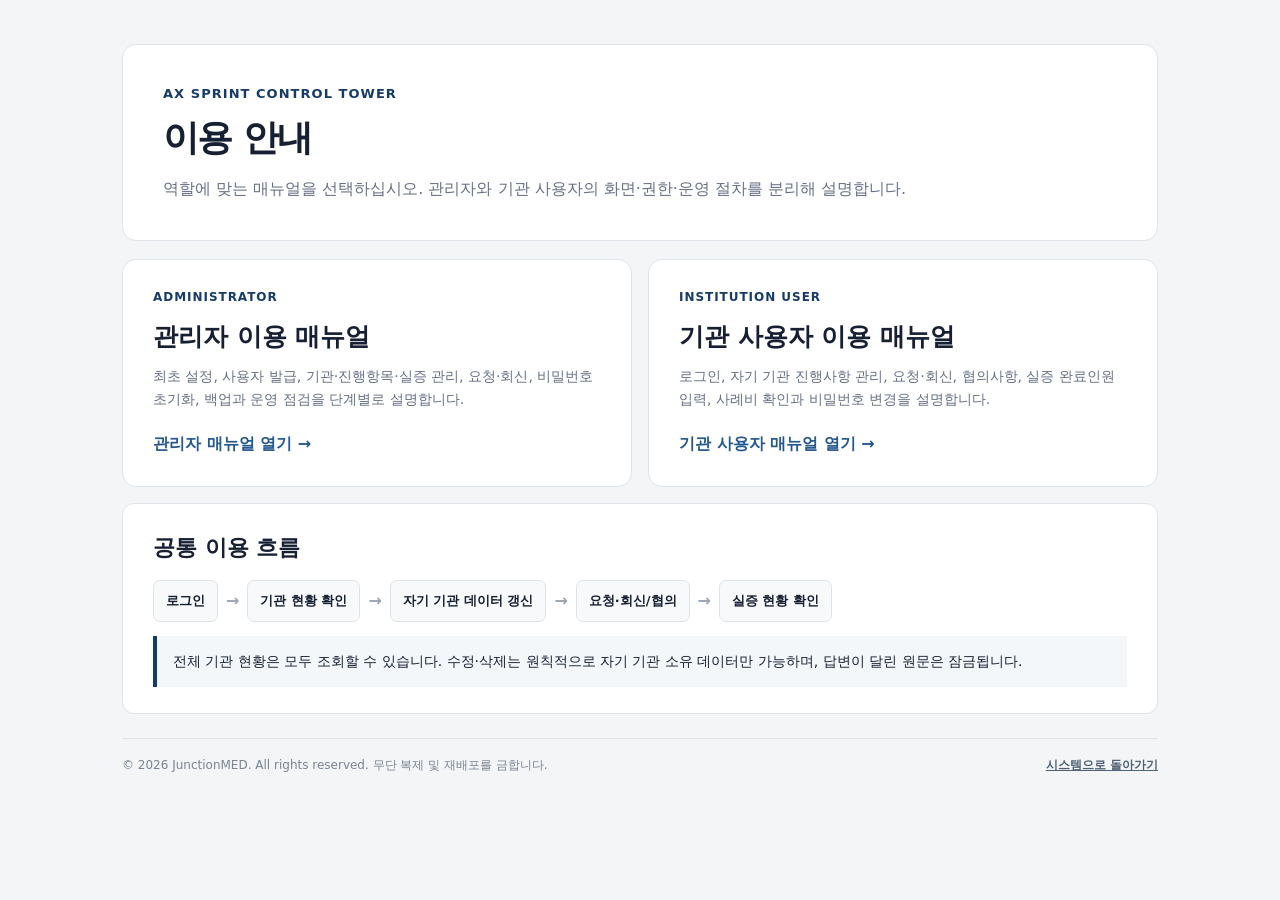
<file: user_manual.html>
<!doctype html><html lang="ko"><head><meta charset="utf-8"><meta name="viewport" content="width=device-width,initial-scale=1"><title>AX Sprint Control Tower 이용 안내</title><style>
:root{--ink:#172033;--muted:#667085;--line:#dfe4ea;--navy:#173b69;--navy2:#25588e;--bg:#f3f5f7;--soft:#f7f9fb;--green:#2f7d5b}*{box-sizing:border-box}body{margin:0;background:var(--bg);color:var(--ink);font-family:Pretendard,"Noto Sans KR",system-ui,sans-serif;line-height:1.65}.wrap{max-width:1080px;margin:auto;padding:44px 22px 72px}.hero{background:#fff;border:1px solid var(--line);padding:38px 40px;border-radius:14px}.eyebrow{font-size:13px;color:var(--navy);font-weight:900;letter-spacing:.08em}.hero h1{font-size:36px;margin:4px 0 8px;letter-spacing:-.045em}.hero p{margin:0;color:var(--muted);font-size:16px}.manual-grid{display:grid;grid-template-columns:1fr 1fr;gap:16px;margin-top:18px}.manual-card{display:block;text-decoration:none;color:inherit;background:#fff;border:1px solid var(--line);border-radius:14px;padding:28px 30px;transition:.16s}.manual-card:hover{transform:translateY(-2px);border-color:#b7c5d4;box-shadow:0 8px 22px rgba(30,55,80,.08)}.manual-card .type{font-size:12px;font-weight:900;color:var(--navy);letter-spacing:.08em}.manual-card h2{font-size:25px;margin:8px 0}.manual-card p{margin:0;color:var(--muted);font-size:14px}.manual-card .go{display:inline-block;margin-top:20px;font-weight:850;color:var(--navy2)}section{background:#fff;border:1px solid var(--line);border-radius:12px;padding:26px 30px;margin-top:16px}h2{font-size:22px;margin:0 0 14px}.flow{display:flex;flex-wrap:wrap;gap:8px;align-items:center}.flow span{padding:9px 12px;background:var(--soft);border:1px solid var(--line);border-radius:7px;font-size:13px;font-weight:700}.flow b{color:#9aa4b2}.note{margin-top:14px;padding:14px 16px;background:#f4f7fa;border-left:4px solid var(--navy);font-size:14px}.manual-footer{margin-top:24px;padding-top:17px;border-top:1px solid var(--line);display:flex;justify-content:space-between;gap:12px;flex-wrap:wrap;color:#7a8492;font-size:12px}.manual-footer a{color:#4f6174;font-weight:800}@media(max-width:760px){.wrap{padding:18px 12px 48px}.hero{padding:25px 21px}.hero h1{font-size:29px}.manual-grid{grid-template-columns:1fr}.manual-card{padding:22px}.manual-card h2{font-size:22px}section{padding:21px 18px}}
</style></head><body><main class="wrap">
<div class="hero"><div class="eyebrow">AX SPRINT CONTROL TOWER</div><h1>이용 안내</h1><p>역할에 맞는 매뉴얼을 선택하십시오. 관리자와 기관 사용자의 화면·권한·운영 절차를 분리해 설명합니다.</p></div>
<div class="manual-grid">
<a class="manual-card" href="admin_manual.html"><div class="type">ADMINISTRATOR</div><h2>관리자 이용 매뉴얼</h2><p>최초 설정, 사용자 발급, 기관·진행항목·실증 관리, 요청·회신, 비밀번호 초기화, 백업과 운영 점검을 단계별로 설명합니다.</p><span class="go">관리자 매뉴얼 열기 →</span></a>
<a class="manual-card" href="institution_manual.html"><div class="type">INSTITUTION USER</div><h2>기관 사용자 이용 매뉴얼</h2><p>로그인, 자기 기관 진행사항 관리, 요청·회신, 협의사항, 실증 완료인원 입력, 사례비 확인과 비밀번호 변경을 설명합니다.</p><span class="go">기관 사용자 매뉴얼 열기 →</span></a>
</div>
<section><h2>공통 이용 흐름</h2><div class="flow"><span>로그인</span><b>→</b><span>기관 현황 확인</span><b>→</b><span>자기 기관 데이터 갱신</span><b>→</b><span>요청·회신/협의</span><b>→</b><span>실증 현황 확인</span></div><div class="note">전체 기관 현황은 모두 조회할 수 있습니다. 수정·삭제는 원칙적으로 자기 기관 소유 데이터만 가능하며, 답변이 달린 원문은 잠금됩니다.</div></section>
<footer class="manual-footer"><span>© 2026 JunctionMED. All rights reserved. 무단 복제 및 재배포를 금합니다.</span><a href="index.html">시스템으로 돌아가기</a></footer>
</main></body></html>
</file>
